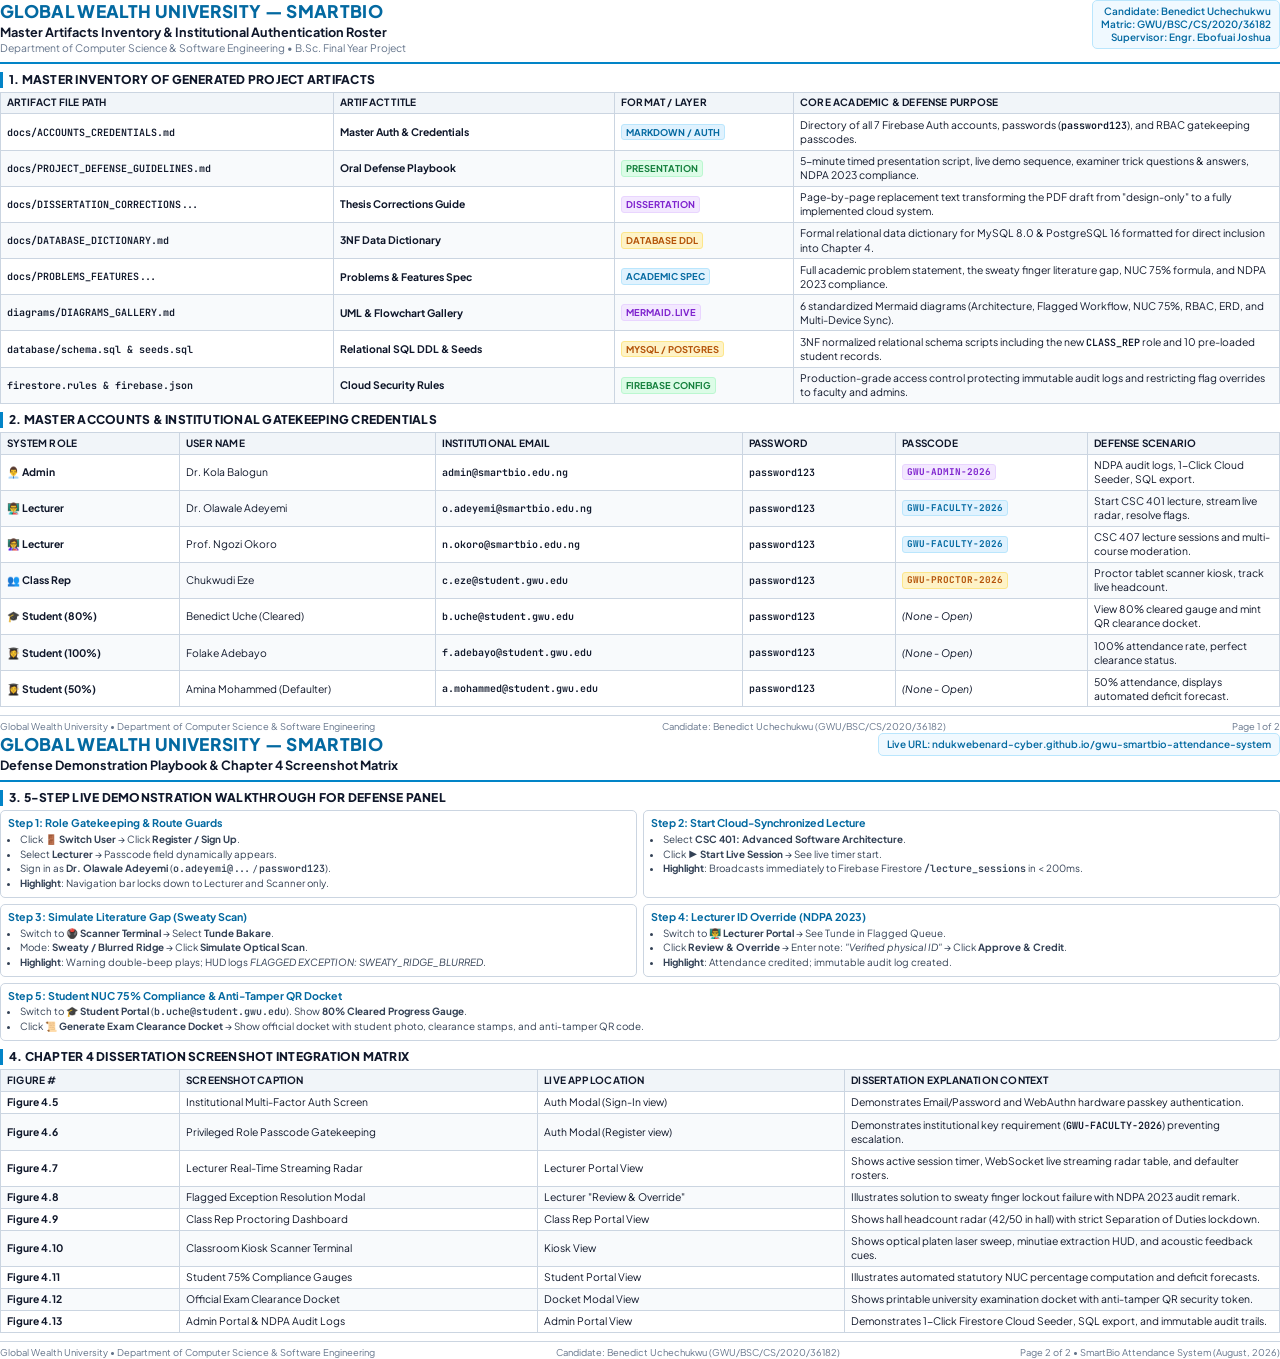
<file: docs/Quick_Reference_of_Generated_Artifacts.html>
<!DOCTYPE html>
<html lang="en">
<head>
  <meta charset="UTF-8">
  <title>Global Wealth University — SmartBio Artifacts & Defense Quick Reference</title>
  <style>
    @import url('https://fonts.googleapis.com/css2?family=Plus+Jakarta+Sans:wght@400;500;600;700;800&family=JetBrains+Mono:wght@400;600&display=swap');

    @page {
      size: A4 portrait;
      margin: 10mm 12mm 10mm 12mm;
    }

    * {
      box-sizing: border-box;
      margin: 0;
      padding: 0;
    }

    body {
      font-family: 'Plus Jakarta Sans', system-ui, -apple-system, sans-serif;
      color: #0f172a;
      background: #ffffff;
      line-height: 1.35;
      font-size: 8.5pt;
    }

    .header-box {
      border-bottom: 2px solid #0284c7;
      padding-bottom: 6px;
      margin-bottom: 8px;
      display: flex;
      justify-content: space-between;
      align-items: flex-start;
    }

    .header-title h1 {
      font-size: 13pt;
      font-weight: 800;
      color: #0369a1;
      text-transform: uppercase;
      letter-spacing: 0.02em;
    }

    .header-title h2 {
      font-size: 9.5pt;
      font-weight: 700;
      color: #0f172a;
      margin-top: 1px;
    }

    .header-title p {
      font-size: 7.8pt;
      color: #64748b;
    }

    .meta-badge {
      background: #f0f9ff;
      border: 1px solid #bae6fd;
      border-radius: 5px;
      padding: 4px 8px;
      text-align: right;
      font-size: 7.5pt;
      color: #0369a1;
      font-weight: 600;
      line-height: 1.3;
    }

    h3 {
      font-size: 9pt;
      font-weight: 800;
      color: #0f172a;
      text-transform: uppercase;
      letter-spacing: 0.02em;
      margin: 8px 0 4px 0;
      display: flex;
      align-items: center;
      gap: 5px;
      border-left: 3px solid #0284c7;
      padding-left: 6px;
    }

    table {
      width: 100%;
      border-collapse: collapse;
      margin-bottom: 6px;
      font-size: 7.8pt;
    }

    th, td {
      border: 1px solid #cbd5e1;
      padding: 3.5px 6px;
      text-align: left;
      vertical-align: middle;
    }

    th {
      background: #f1f5f9;
      color: #0f172a;
      font-weight: 700;
      font-size: 7.5pt;
      text-transform: uppercase;
      letter-spacing: 0.02em;
    }

    tr:nth-child(even) {
      background: #f8fafc;
    }

    .font-mono {
      font-family: 'JetBrains Mono', monospace;
      font-size: 7.5pt;
      font-weight: 600;
    }

    .badge {
      display: inline-block;
      padding: 1px 4px;
      border-radius: 3px;
      font-size: 7pt;
      font-weight: 700;
      text-transform: uppercase;
    }

    .badge-blue { background: #e0f2fe; color: #0369a1; border: 1px solid #bae6fd; }
    .badge-green { background: #dcfce7; color: #15803d; border: 1px solid #bbf7d0; }
    .badge-amber { background: #fef3c7; color: #b45309; border: 1px solid #fde68a; }
    .badge-purple { background: #f3e8ff; color: #7e22ce; border: 1px solid #e9d5ff; }

    .grid-2col {
      display: grid;
      grid-template-columns: 1fr 1fr;
      gap: 6px;
      margin-bottom: 6px;
    }

    .card {
      border: 1px solid #cbd5e1;
      border-radius: 5px;
      padding: 5px 7px;
      background: #ffffff;
    }

    .card h4 {
      font-size: 8pt;
      font-weight: 700;
      color: #0369a1;
      margin-bottom: 2px;
    }

    .card ul {
      font-size: 7.4pt;
      color: #334155;
      padding-left: 12px;
    }

    .card li {
      margin-bottom: 1.5px;
    }

    .page-break {
      page-break-before: always;
      break-before: page;
    }

    .footer-bar {
      margin-top: 8px;
      border-top: 1px solid #cbd5e1;
      padding-top: 4px;
      display: flex;
      justify-content: space-between;
      font-size: 7pt;
      color: #64748b;
    }
  </style>
</head>
<body>

  <!-- ==================== PAGE 1 ==================== -->
  <div class="header-box">
    <div class="header-title">
      <h1>Global Wealth University — SmartBio</h1>
      <h2>Master Artifacts Inventory & Institutional Authentication Roster</h2>
      <p>Department of Computer Science & Software Engineering • B.Sc. Final Year Project</p>
    </div>
    <div class="meta-badge">
      Candidate: Benedict Uchechukwu<br>
      Matric: GWU/BSC/CS/2020/36182<br>
      Supervisor: Engr. Ebofuai Joshua
    </div>
  </div>

  <!-- SECTION 1: MASTER ARTIFACTS INVENTORY -->
  <h3>1. Master Inventory of Generated Project Artifacts</h3>
  <table>
    <thead>
      <tr>
        <th style="width: 26%;">Artifact File Path</th>
        <th style="width: 22%;">Artifact Title</th>
        <th style="width: 14%;">Format / Layer</th>
        <th style="width: 38%;">Core Academic & Defense Purpose</th>
      </tr>
    </thead>
    <tbody>
      <tr>
        <td><span class="font-mono">docs/ACCOUNTS_CREDENTIALS.md</span></td>
        <td><strong>Master Auth & Credentials</strong></td>
        <td><span class="badge badge-blue">Markdown / Auth</span></td>
        <td>Directory of all 7 Firebase Auth accounts, passwords (<code class="font-mono">password123</code>), and RBAC gatekeeping passcodes.</td>
      </tr>
      <tr>
        <td><span class="font-mono">docs/PROJECT_DEFENSE_GUIDELINES.md</span></td>
        <td><strong>Oral Defense Playbook</strong></td>
        <td><span class="badge badge-green">Presentation</span></td>
        <td>5-minute timed presentation script, live demo sequence, examiner trick questions & answers, NDPA 2023 compliance.</td>
      </tr>
      <tr>
        <td><span class="font-mono">docs/DISSERTATION_CORRECTIONS...</span></td>
        <td><strong>Thesis Corrections Guide</strong></td>
        <td><span class="badge badge-purple">Dissertation</span></td>
        <td>Page-by-page replacement text transforming the PDF draft from "design-only" to a fully implemented cloud system.</td>
      </tr>
      <tr>
        <td><span class="font-mono">docs/DATABASE_DICTIONARY.md</span></td>
        <td><strong>3NF Data Dictionary</strong></td>
        <td><span class="badge badge-amber">Database DDL</span></td>
        <td>Formal relational data dictionary for MySQL 8.0 & PostgreSQL 16 formatted for direct inclusion into Chapter 4.</td>
      </tr>
      <tr>
        <td><span class="font-mono">docs/PROBLEMS_FEATURES...</span></td>
        <td><strong>Problems & Features Spec</strong></td>
        <td><span class="badge badge-blue">Academic Spec</span></td>
        <td>Full academic problem statement, the sweaty finger literature gap, NUC 75% formula, and NDPA 2023 compliance.</td>
      </tr>
      <tr>
        <td><span class="font-mono">diagrams/DIAGRAMS_GALLERY.md</span></td>
        <td><strong>UML & Flowchart Gallery</strong></td>
        <td><span class="badge badge-purple">Mermaid.live</span></td>
        <td>6 standardized Mermaid diagrams (Architecture, Flagged Workflow, NUC 75%, RBAC, ERD, and Multi-Device Sync).</td>
      </tr>
      <tr>
        <td><span class="font-mono">database/schema.sql & seeds.sql</span></td>
        <td><strong>Relational SQL DDL & Seeds</strong></td>
        <td><span class="badge badge-amber">MySQL / Postgres</span></td>
        <td>3NF normalized relational schema scripts including the new <code class="font-mono">CLASS_REP</code> role and 10 pre-loaded student records.</td>
      </tr>
      <tr>
        <td><span class="font-mono">firestore.rules & firebase.json</span></td>
        <td><strong>Cloud Security Rules</strong></td>
        <td><span class="badge badge-green">Firebase Config</span></td>
        <td>Production-grade access control protecting immutable audit logs and restricting flag overrides to faculty and admins.</td>
      </tr>
    </tbody>
  </table>

  <!-- SECTION 2: DEMO ACCOUNTS & PASSCODES -->
  <h3>2. Master Accounts & Institutional Gatekeeping Credentials</h3>
  <table>
    <thead>
      <tr>
        <th style="width: 14%;">System Role</th>
        <th style="width: 20%;">User Name</th>
        <th style="width: 24%;">Institutional Email</th>
        <th style="width: 12%;">Password</th>
        <th style="width: 15%;">Passcode</th>
        <th style="width: 15%;">Defense Scenario</th>
      </tr>
    </thead>
    <tbody>
      <tr>
        <td><strong>👨‍💼 Admin</strong></td>
        <td>Dr. Kola Balogun</td>
        <td><span class="font-mono">admin@smartbio.edu.ng</span></td>
        <td><span class="font-mono">password123</span></td>
        <td><span class="badge badge-purple font-mono">GWU-ADMIN-2026</span></td>
        <td>NDPA audit logs, 1-Click Cloud Seeder, SQL export.</td>
      </tr>
      <tr>
        <td><strong>👨‍🏫 Lecturer</strong></td>
        <td>Dr. Olawale Adeyemi</td>
        <td><span class="font-mono">o.adeyemi@smartbio.edu.ng</span></td>
        <td><span class="font-mono">password123</span></td>
        <td><span class="badge badge-blue font-mono">GWU-FACULTY-2026</span></td>
        <td>Start CSC 401 lecture, stream live radar, resolve flags.</td>
      </tr>
      <tr>
        <td><strong>👩‍🏫 Lecturer</strong></td>
        <td>Prof. Ngozi Okoro</td>
        <td><span class="font-mono">n.okoro@smartbio.edu.ng</span></td>
        <td><span class="font-mono">password123</span></td>
        <td><span class="badge badge-blue font-mono">GWU-FACULTY-2026</span></td>
        <td>CSC 407 lecture sessions and multi-course moderation.</td>
      </tr>
      <tr>
        <td><strong>👥 Class Rep</strong></td>
        <td>Chukwudi Eze</td>
        <td><span class="font-mono">c.eze@student.gwu.edu</span></td>
        <td><span class="font-mono">password123</span></td>
        <td><span class="badge badge-amber font-mono">GWU-PROCTOR-2026</span></td>
        <td>Proctor tablet scanner kiosk, track live headcount.</td>
      </tr>
      <tr>
        <td><strong>🎓 Student (80%)</strong></td>
        <td>Benedict Uche (Cleared)</td>
        <td><span class="font-mono">b.uche@student.gwu.edu</span></td>
        <td><span class="font-mono">password123</span></td>
        <td><em>(None - Open)</em></td>
        <td>View 80% cleared gauge and mint QR clearance docket.</td>
      </tr>
      <tr>
        <td><strong>👩‍🎓 Student (100%)</strong></td>
        <td>Folake Adebayo</td>
        <td><span class="font-mono">f.adebayo@student.gwu.edu</span></td>
        <td><span class="font-mono">password123</span></td>
        <td><em>(None - Open)</em></td>
        <td>100% attendance rate, perfect clearance status.</td>
      </tr>
      <tr>
        <td><strong>👩‍🎓 Student (50%)</strong></td>
        <td>Amina Mohammed (Defaulter)</td>
        <td><span class="font-mono">a.mohammed@student.gwu.edu</span></td>
        <td><span class="font-mono">password123</span></td>
        <td><em>(None - Open)</em></td>
        <td>50% attendance, displays automated deficit forecast.</td>
      </tr>
    </tbody>
  </table>

  <div class="footer-bar">
    <span>Global Wealth University • Department of Computer Science & Software Engineering</span>
    <span>Candidate: Benedict Uchechukwu (GWU/BSC/CS/2020/36182)</span>
    <span>Page 1 of 2</span>
  </div>

  <!-- ==================== PAGE 2 ==================== -->
  <div class="page-break"></div>

  <div class="header-box">
    <div class="header-title">
      <h1>Global Wealth University — SmartBio</h1>
      <h2>Defense Demonstration Playbook & Chapter 4 Screenshot Matrix</h2>
    </div>
    <div class="meta-badge">
      Live URL: ndukwebenard-cyber.github.io/gwu-smartbio-attendance-system
    </div>
  </div>

  <!-- SECTION 3: LIVE DEMO SEQUENCE -->
  <h3>3. 5-Step Live Demonstration Walkthrough for Defense Panel</h3>
  <div class="grid-2col">
    <div class="card">
      <h4>Step 1: Role Gatekeeping & Route Guards</h4>
      <ul>
        <li>Click <strong>🚪 Switch User</strong> &rarr; Click <strong>Register / Sign Up</strong>.</li>
        <li>Select <strong>Lecturer</strong> &rarr; Passcode field dynamically appears.</li>
        <li>Sign in as <strong>Dr. Olawale Adeyemi</strong> (<span class="font-mono">o.adeyemi@...</span> / <span class="font-mono">password123</span>).</li>
        <li><strong>Highlight</strong>: Navigation bar locks down to Lecturer and Scanner only.</li>
      </ul>
    </div>
    <div class="card">
      <h4>Step 2: Start Cloud-Synchronized Lecture</h4>
      <ul>
        <li>Select <strong>CSC 401: Advanced Software Architecture</strong>.</li>
        <li>Click <strong>▶ Start Live Session</strong> &rarr; See live timer start.</li>
        <li><strong>Highlight</strong>: Broadcasts immediately to Firebase Firestore <span class="font-mono">/lecture_sessions</span> in &lt; 200ms.</li>
      </ul>
    </div>
  </div>

  <div class="grid-2col">
    <div class="card">
      <h4>Step 3: Simulate Literature Gap (Sweaty Scan)</h4>
      <ul>
        <li>Switch to <strong>🖲️ Scanner Terminal</strong> &rarr; Select <strong>Tunde Bakare</strong>.</li>
        <li>Mode: <strong>Sweaty / Blurred Ridge</strong> &rarr; Click <strong>Simulate Optical Scan</strong>.</li>
        <li><strong>Highlight</strong>: Warning double-beep plays; HUD logs <em>FLAGGED EXCEPTION: SWEATY_RIDGE_BLURRED</em>.</li>
      </ul>
    </div>
    <div class="card">
      <h4>Step 4: Lecturer ID Override (NDPA 2023)</h4>
      <ul>
        <li>Switch to <strong>👨‍🏫 Lecturer Portal</strong> &rarr; See Tunde in Flagged Queue.</li>
        <li>Click <strong>Review & Override</strong> &rarr; Enter note: <em>"Verified physical ID"</em> &rarr; Click <strong>Approve & Credit</strong>.</li>
        <li><strong>Highlight</strong>: Attendance credited; immutable audit log created.</li>
      </ul>
    </div>
  </div>

  <div class="card" style="margin-bottom: 6px;">
    <h4>Step 5: Student NUC 75% Compliance & Anti-Tamper QR Docket</h4>
    <ul>
      <li>Switch to <strong>🎓 Student Portal</strong> (<span class="font-mono">b.uche@student.gwu.edu</span>). Show <strong>80% Cleared Progress Gauge</strong>.</li>
      <li>Click <strong>📜 Generate Exam Clearance Docket</strong> &rarr; Show official docket with student photo, clearance stamps, and anti-tamper QR code.</li>
    </ul>
  </div>

  <!-- SECTION 4: CHAPTER 4 SCREENSHOT MATRIX -->
  <h3>4. Chapter 4 Dissertation Screenshot Integration Matrix</h3>
  <table>
    <thead>
      <tr>
        <th style="width: 14%;">Figure #</th>
        <th style="width: 28%;">Screenshot Caption</th>
        <th style="width: 24%;">Live App Location</th>
        <th style="width: 34%;">Dissertation Explanation Context</th>
      </tr>
    </thead>
    <tbody>
      <tr>
        <td><strong>Figure 4.5</strong></td>
        <td>Institutional Multi-Factor Auth Screen</td>
        <td>Auth Modal (Sign-In view)</td>
        <td>Demonstrates Email/Password and WebAuthn hardware passkey authentication.</td>
      </tr>
      <tr>
        <td><strong>Figure 4.6</strong></td>
        <td>Privileged Role Passcode Gatekeeping</td>
        <td>Auth Modal (Register view)</td>
        <td>Demonstrates institutional key requirement (<code class="font-mono">GWU-FACULTY-2026</code>) preventing escalation.</td>
      </tr>
      <tr>
        <td><strong>Figure 4.7</strong></td>
        <td>Lecturer Real-Time Streaming Radar</td>
        <td>Lecturer Portal View</td>
        <td>Shows active session timer, WebSocket live streaming radar table, and defaulter rosters.</td>
      </tr>
      <tr>
        <td><strong>Figure 4.8</strong></td>
        <td>Flagged Exception Resolution Modal</td>
        <td>Lecturer "Review & Override"</td>
        <td>Illustrates solution to sweaty finger lockout failure with NDPA 2023 audit remark.</td>
      </tr>
      <tr>
        <td><strong>Figure 4.9</strong></td>
        <td>Class Rep Proctoring Dashboard</td>
        <td>Class Rep Portal View</td>
        <td>Shows hall headcount radar (42/50 in hall) with strict Separation of Duties lockdown.</td>
      </tr>
      <tr>
        <td><strong>Figure 4.10</strong></td>
        <td>Classroom Kiosk Scanner Terminal</td>
        <td>Kiosk View</td>
        <td>Shows optical platen laser sweep, minutiae extraction HUD, and acoustic feedback cues.</td>
      </tr>
      <tr>
        <td><strong>Figure 4.11</strong></td>
        <td>Student 75% Compliance Gauges</td>
        <td>Student Portal View</td>
        <td>Illustrates automated statutory NUC percentage computation and deficit forecasts.</td>
      </tr>
      <tr>
        <td><strong>Figure 4.12</strong></td>
        <td>Official Exam Clearance Docket</td>
        <td>Docket Modal View</td>
        <td>Shows printable university examination docket with anti-tamper QR security token.</td>
      </tr>
      <tr>
        <td><strong>Figure 4.13</strong></td>
        <td>Admin Portal & NDPA Audit Logs</td>
        <td>Admin Portal View</td>
        <td>Demonstrates 1-Click Firestore Cloud Seeder, SQL export, and immutable audit trails.</td>
      </tr>
    </tbody>
  </table>

  <!-- FOOTER -->
  <div class="footer-bar">
    <span>Global Wealth University • Department of Computer Science & Software Engineering</span>
    <span>Candidate: Benedict Uchechukwu (GWU/BSC/CS/2020/36182)</span>
    <span>Page 2 of 2 • SmartBio Attendance System (August, 2026)</span>
  </div>

</body>
</html>
</file>
